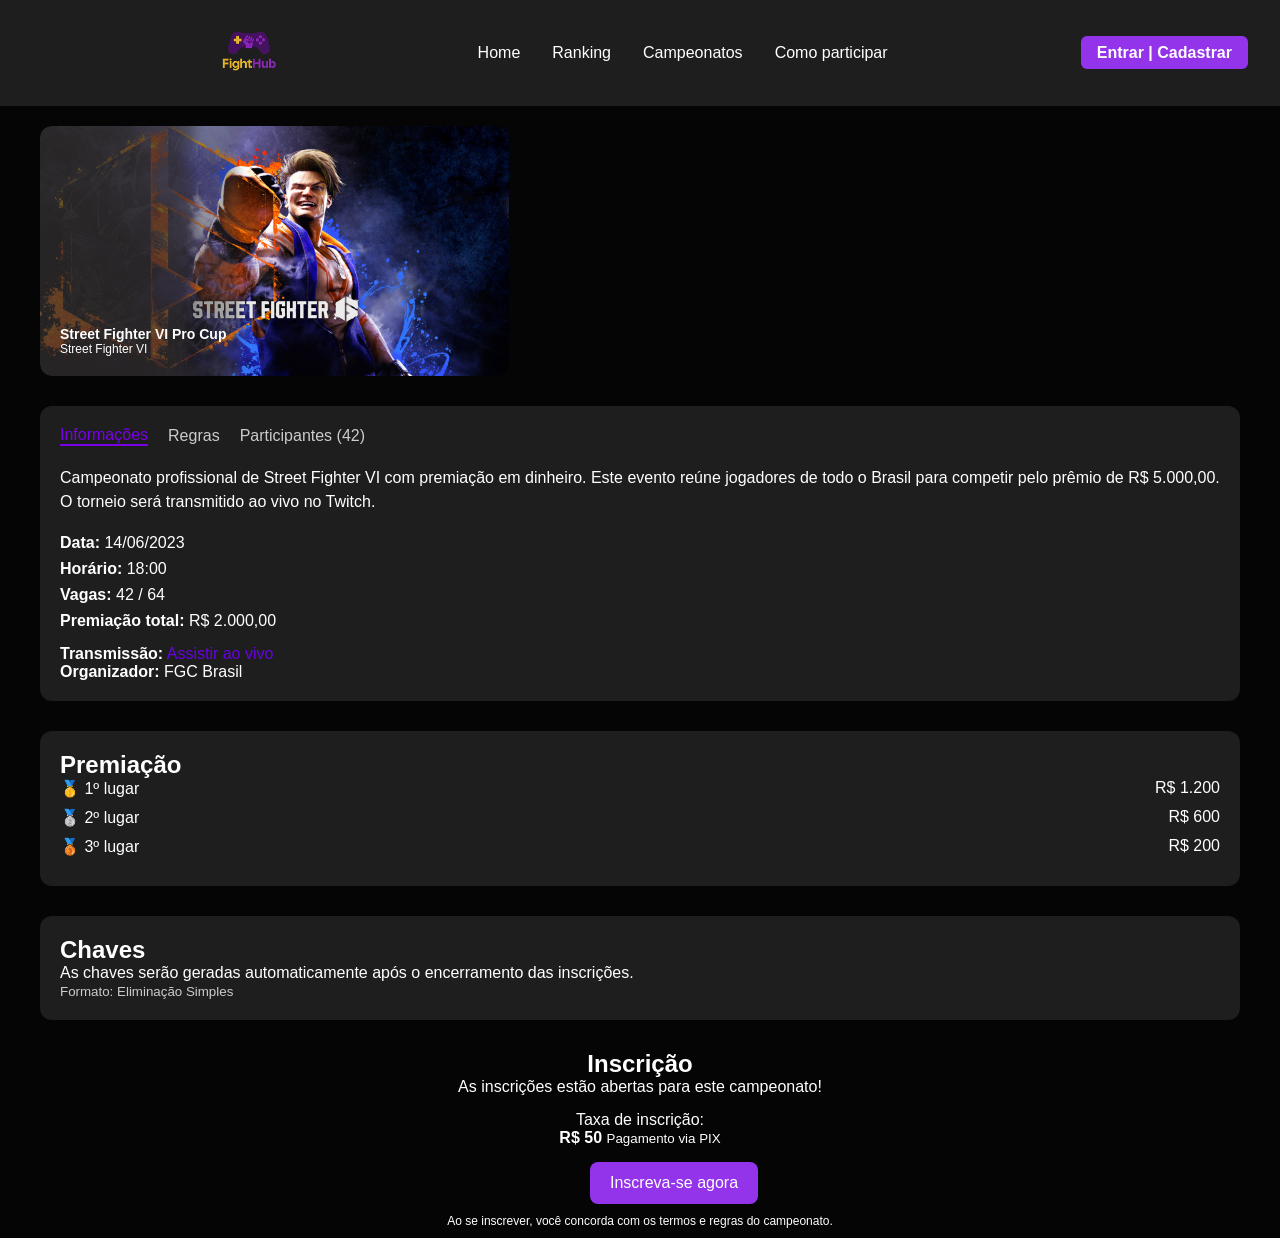
<file: Detalhes.html>
<!DOCTYPE html>
<html lang="pt-BR">
  <head>
    <meta charset="UTF-8" />
    <meta name="viewport" content="width=device-width, initial-scale=1.0" />
    <title>Fighthub</title>
    <link rel="stylesheet" href="css/style.css" />
    <!-- Google tag (gtag.js) -->
    <script async src="https://www.googletagmanager.com/gtag/js?id=G-Z4XRMEP89T"></script>
    <script>
      window.dataLayer = window.dataLayer || [];
      function gtag() {
        dataLayer.push(arguments);
      }
      gtag('js', new Date());
      gtag('config', 'G-Z4XRMEP89T');
    </script>
  </head>
  <body>
    <header class="navbar">
      <nav class="nav-container">
        <div class="logo">
          <a href="index.html">
            <img
              src="img/ChatGPT Image 23 de jun. de 2025, 14_20_48 1.png"
              alt="Logo do site"
            />
          </a>
        </div>

        <ul class="menu">
          <li><a href="index.html">Home</a></li>
          <li><a href="#">Ranking</a></li>
          <li><a href="Campeonatos.html">Campeonatos</a></li>
          <li><a href="Login.html">Como participar</a></li>
        </ul>

        <div class="auth">
          <a href="login.html" class="btn-auth">Entrar | Cadastrar</a>
        </div>

        <!-- Ícone do menu hambúrguer -->
        <div class="menu-toggle" id="menu-toggle">
          ☰
        </div>
      </nav>

      <!-- Menu Mobile -->
      <ul class="mobile-menu" id="mobile-menu">
        <li><a href="index.html">Início</a></li>
        <li><a href="#">Jogos</a></li>
        <li><a href="#">Ranking</a></li>
        <li><a href="#">Contato</a></li>
        <li><a href="login.html">Entrar / Cadastrar</a></li>
      </ul>
    </header>

    <!-- Banner -->
    <section class="banner">
      <img src="img/Street-Fighter-6-PS5-Wallpapers-011.jpg" alt="Banner do Torneio" class="imagem-banner" />
      <div class="texto-banner">
        <h1>Street Fighter VI Pro Cup</h1>
        <p>Street Fighter VI</p>
      </div>
    </section>

    <!-- Informações -->
    <section class="informacoes">
      <div class="abas">
        <button class="ativo">Informações</button>
        <button>Regras</button>
        <button>Participantes (42)</button>
      </div>
      <p class="descricao">
        Campeonato profissional de Street Fighter VI com premiação em dinheiro. Este evento reúne jogadores de todo o Brasil para competir pelo prêmio de R$ 5.000,00. O torneio será transmitido ao vivo no Twitch.
      </p>
      <ul class="detalhes">
        <li><strong>Data:</strong> 14/06/2023</li>
        <li><strong>Horário:</strong> 18:00</li>
        <li><strong>Vagas:</strong> 42 / 64</li>
        <li><strong>Premiação total:</strong> R$ 2.000,00</li>
      </ul>
      <p><strong>Transmissão:</strong> <a href="#">Assistir ao vivo</a></p>
      <p><strong>Organizador:</strong> FGC Brasil</p>
    </section>

    <!-- Premiação -->
    <section class="premiacao">
      <h2>Premiação</h2>
      <ul>
        <li><span>🥇 1º lugar</span> <span>R$ 1.200</span></li>
        <li><span>🥈 2º lugar</span> <span>R$ 600</span></li>
        <li><span>🥉 3º lugar</span> <span>R$ 200</span></li>
      </ul>
    </section>

    <!-- Chaves -->
    <section class="chaves">
      <h2>Chaves</h2>
      <p>As chaves serão geradas automaticamente após o encerramento das inscrições.</p>
      <small>Formato: Eliminação Simples</small>
    </section>

    <!-- Inscrição -->
    <section class="inscricao">
      <h2>Inscrição</h2>
      <p>As inscrições estão abertas para este campeonato!</p>
      <div class="taxa">
        <p>Taxa de inscrição:</p>
        <strong>R$ 50</strong>
        <small>Pagamento via PIX</small>
      </div>
      <button class="botao-inscricao">Inscreva-se agora</button>
      <p class="termos">Ao se inscrever, você concorda com os termos e regras do campeonato.</p>
    </section>

    <script>
      const toggleBtn = document.getElementById("menu-toggle");
      const mobileMenu = document.getElementById("mobile-menu");

      toggleBtn.addEventListener("click", () => {
        mobileMenu.classList.toggle("show");
      });
    </script>
  </body>
</html>
</file>
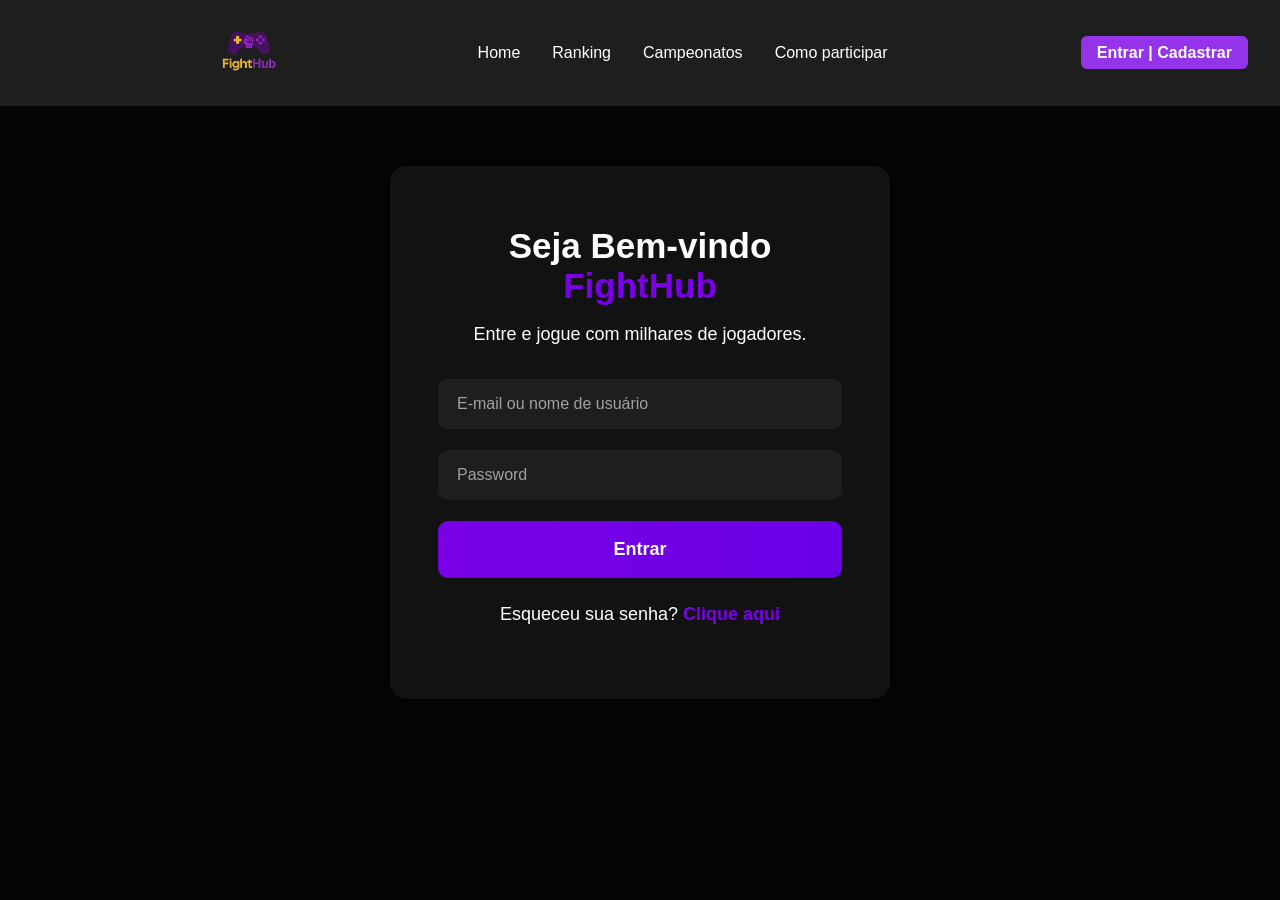
<file: Entrar.html>
<!DOCTYPE html>
<html lang="pt-BR">
  <head>
    <meta charset="UTF-8" />
    <meta name="viewport" content="width=device-width, initial-scale=1.0" />
    <title>Fighthub</title>
    <link rel="stylesheet" href="css/style.css" />
    <!-- Google tag (gtag.js) -->
    <script async src="https://www.googletagmanager.com/gtag/js?id=G-Z4XRMEP89T"></script>
    <script>
      window.dataLayer = window.dataLayer || [];
      function gtag() {
        dataLayer.push(arguments);
      }
      gtag('js', new Date());
      gtag('config', 'G-Z4XRMEP89T');
    </script>
  </head>
  <body>
    <header class="navbar">
      <nav class="nav-container">
        <div class="logo">
          <a href="index.html">
            <img
              src="img/ChatGPT Image 23 de jun. de 2025, 14_20_48 1.png"
              alt="Logo do site"
            />
          </a>
        </div>

        <ul class="menu">
          <li><a href="index.html">Home</a></li>
          <li><a href="#">Ranking</a></li>
          <li><a href="Campeonatos.html">Campeonatos</a></li>
          <li><a href="Login.html">Como participar</a></li>
        </ul>

        <div class="auth">
          <a href="Login.html" class="btn-auth">Entrar | Cadastrar</a>
        </div>

        <!-- Ícone do menu hambúrguer -->
        <div class="menu-toggle" id="menu-toggle">
          ☰
        </div>
      </nav>

      <!-- Menu Mobile -->
      <ul class="mobile-menu" id="mobile-menu">
        <li><a href="index.html">Início</a></li>
        <li><a href="#">Jogos</a></li>
        <li><a href="#">Ranking</a></li>
        <li><a href="#">Contato</a></li>
        <li><a href="login.html">Entrar / Cadastrar</a></li>
      </ul>
    </header>

    <div class="login">
      <div class="login-box">
        <h2>Seja Bem-vindo <span class="highlight">FightHub</span></h2>
        <p>Entre e jogue com milhares de jogadores.</p>

        <form>
          <input type="text" placeholder="E-mail ou nome de usuário" required />
          <input type="password" placeholder="Password" required />
          <button type="submit" class="btn-login">Entrar</button>
        </form>

        <p class="account-msg">
          Esqueceu sua senha? <a href="Senha.html">Clique aqui</a>
        </p>
      </div>
    </div>

    <script>
      const toggleBtn = document.getElementById("menu-toggle");
      const mobileMenu = document.getElementById("mobile-menu");

      toggleBtn.addEventListener("click", () => {
        mobileMenu.classList.toggle("show");
      });
    </script>
  </body>
</html>
</file>
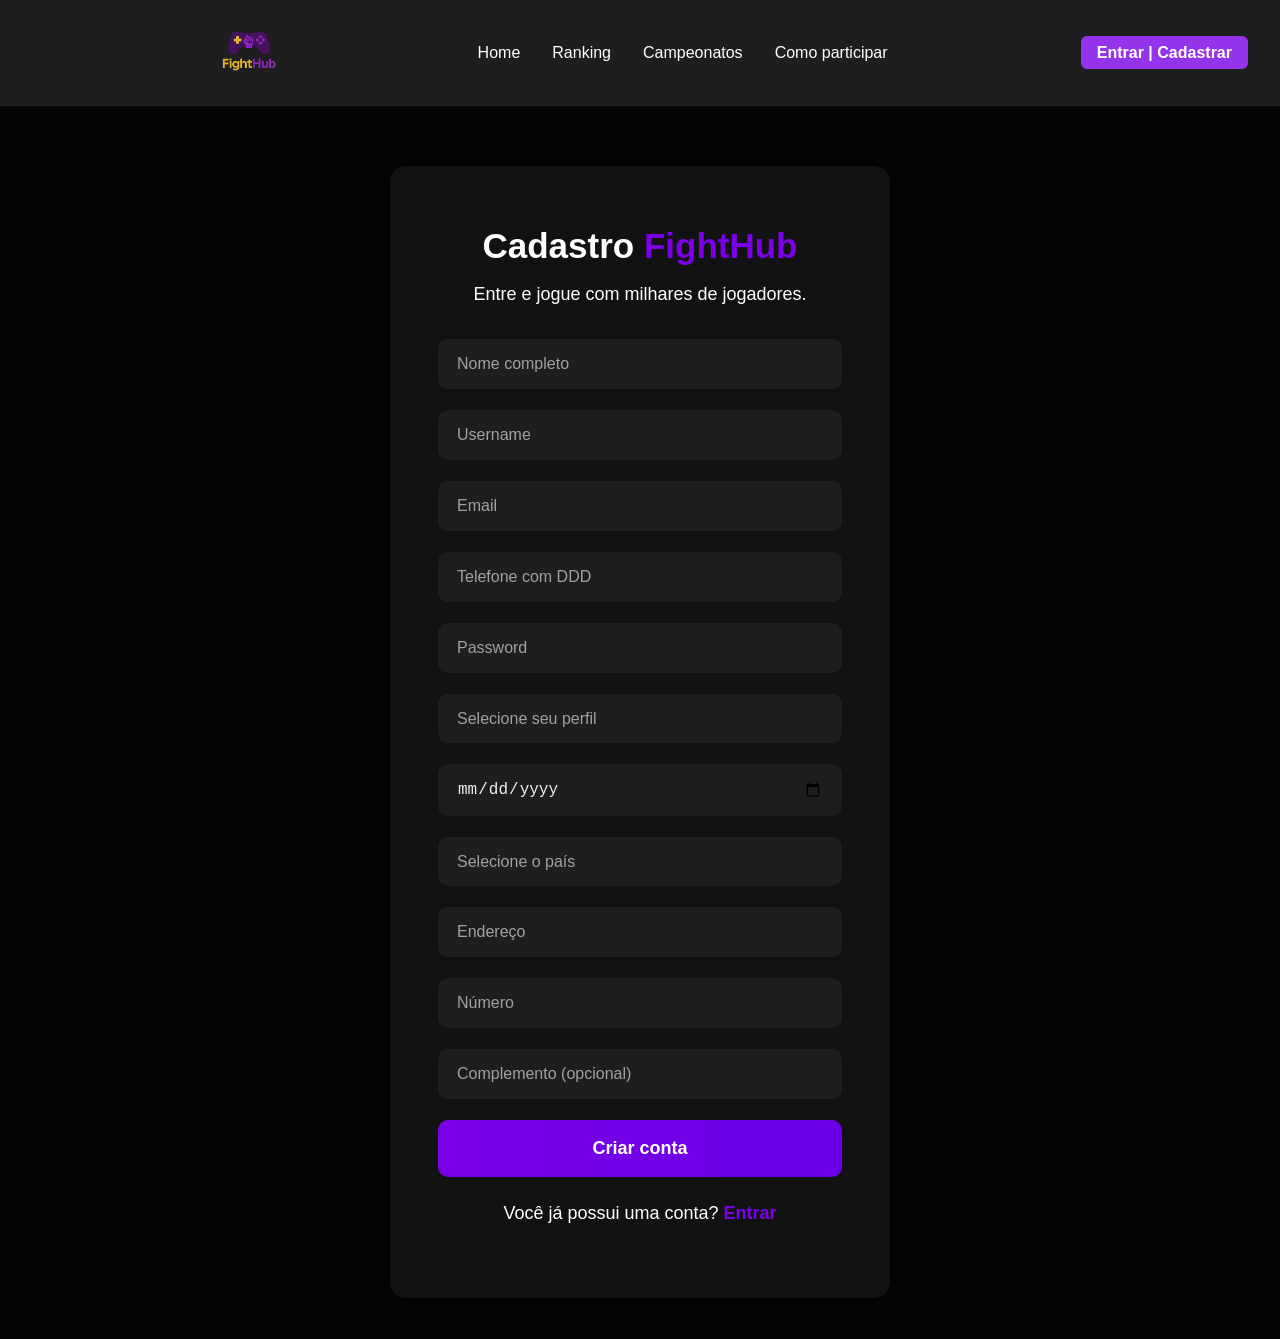
<file: Login.html>
<!DOCTYPE html>
<html lang="pt-BR">
  <head>
    <meta charset="UTF-8" />
    <meta name="viewport" content="width=device-width, initial-scale=1.0" />
    <title>Fighthub</title>
    <link rel="stylesheet" href="css/style.css" />

    <!-- Google tag (gtag.js) -->
    <script async src="https://www.googletagmanager.com/gtag/js?id=G-Z4XRMEP89T"></script>
    <script>
      window.dataLayer = window.dataLayer || [];
      function gtag() {
        dataLayer.push(arguments);
      }
      gtag("js", new Date());
      gtag("config", "G-Z4XRMEP89T");
    </script>
  </head>
  <body>
    <header class="navbar">
      <nav class="nav-container">
        <div class="logo">
          <a href="index.html">
            <img
              src="img/ChatGPT Image 23 de jun. de 2025, 14_20_48 1.png"
              alt="Logo do site"
            />
          </a>
        </div>

        <ul class="menu">
          <li><a href="index.html">Home</a></li>
          <li><a href="#">Ranking</a></li>
          <li><a href="Campeonatos.html">Campeonatos</a></li>
          <li><a href="Login.html">Como participar</a></li>
        </ul>

        <div class="auth">
          <a href="login.html" class="btn-auth">Entrar | Cadastrar</a>
        </div>

        <!-- Ícone do menu hambúrguer -->
        <div class="menu-toggle" id="menu-toggle">☰</div>
      </nav>

      <!-- Menu Mobile -->
      <ul class="mobile-menu" id="mobile-menu">
        <li><a href="index.html">Início</a></li>
        <li><a href="#">Jogos</a></li>
        <li><a href="#">Ranking</a></li>
        <li><a href="#">Contato</a></li>
        <li><a href="login.html">Entrar / Cadastrar</a></li>
      </ul>
    </header>

    <div class="login">
      <div class="login-box">
        <h2>Cadastro <span class="highlight">FightHub</span></h2>
        <p>Entre e jogue com milhares de jogadores.</p>

        <form>
          <input type="text" placeholder="Nome completo" required />
          <input type="text" placeholder="Username" required />

          <input type="email" placeholder="Email" required />
          <input type="tel" placeholder="Telefone com DDD" required />

          <input type="password" placeholder="Password" required />

          <select id="perfil" required>
            <option value="">Selecione seu perfil</option>
            <option value="jogador">Jogador</option>
            <option value="equipe">Equipe</option>
            <option value="organizador">Organizador</option>
          </select>

          <div id="documentos" style="display: none;">
            <input type="text" id="cpf" placeholder="CPF" />
            <input type="text" id="cnpj" placeholder="CNPJ" />
          </div>

          <input type="date" id="nascimento" required />

          <div id="responsavel-fields" style="display: none;">
            <input type="text" placeholder="Nome do responsável" />
            <input type="text" placeholder="CPF do responsável" />
          </div>

          <select required>
            <option value="">Selecione o país</option>
            <option value="BR">Brasil</option>
            <option value="US">Estados Unidos</option>
            <option value="PT">Portugal</option>
            <option value="AR">Argentina</option>
            <option value="FR">França</option>
          </select>

          <input type="text" placeholder="Endereço" required />
          <input type="text" placeholder="Número" required />
          <input type="text" placeholder="Complemento (opcional)" />

          <button type="submit" class="btn-login">Criar conta</button>
        </form>

        <p class="account-msg">
          Você já possui uma conta? <a href="Entrar.html">Entrar</a>
        </p>
      </div>
    </div>

    <!-- Script para toggle do menu mobile -->
    <script>
      const toggleBtn = document.getElementById("menu-toggle");
      const mobileMenu = document.getElementById("mobile-menu");

      toggleBtn.addEventListener("click", () => {
        mobileMenu.classList.toggle("show");
      });
    </script>

    <!-- Script para exibir campos conforme perfil/idade -->
    <script>
      document.addEventListener("DOMContentLoaded", function () {
        const perfilSelect = document.getElementById("perfil");
        const nascimentoInput = document.getElementById("nascimento");

        const documentosDiv = document.getElementById("documentos");
        const cpfInput = document.getElementById("cpf");
        const cnpjInput = document.getElementById("cnpj");
        const responsavelDiv = document.getElementById("responsavel-fields");

        function calcularIdade(dataNasc) {
          const hoje = new Date();
          const nascimento = new Date(dataNasc);
          let idade = hoje.getFullYear() - nascimento.getFullYear();
          const m = hoje.getMonth() - nascimento.getMonth();
          if (m < 0 || (m === 0 && hoje.getDate() < nascimento.getDate())) {
            idade--;
          }
          return idade;
        }

        function atualizarCampos() {
          const perfil = perfilSelect.value;
          const idade = nascimentoInput.value
            ? calcularIdade(nascimentoInput.value)
            : null;

          documentosDiv.style.display = "none";
          cpfInput.style.display = "none";
          cnpjInput.style.display = "none";
          responsavelDiv.style.display = "none";

          if (perfil === "jogador") {
            documentosDiv.style.display = "block";
            cpfInput.style.display = "block";

            if (idade !== null && idade < 18) {
              responsavelDiv.style.display = "block";
            }
          } else if (perfil === "equipe" || perfil === "organizador") {
            documentosDiv.style.display = "block";
            cpfInput.style.display = "block";
            cnpjInput.style.display = "block";
            responsavelDiv.style.display = "block";
          }
        }

        perfilSelect.addEventListener("change", atualizarCampos);
        nascimentoInput.addEventListener("change", atualizarCampos);
      });
    </script>
  </body>
</html>
</file>
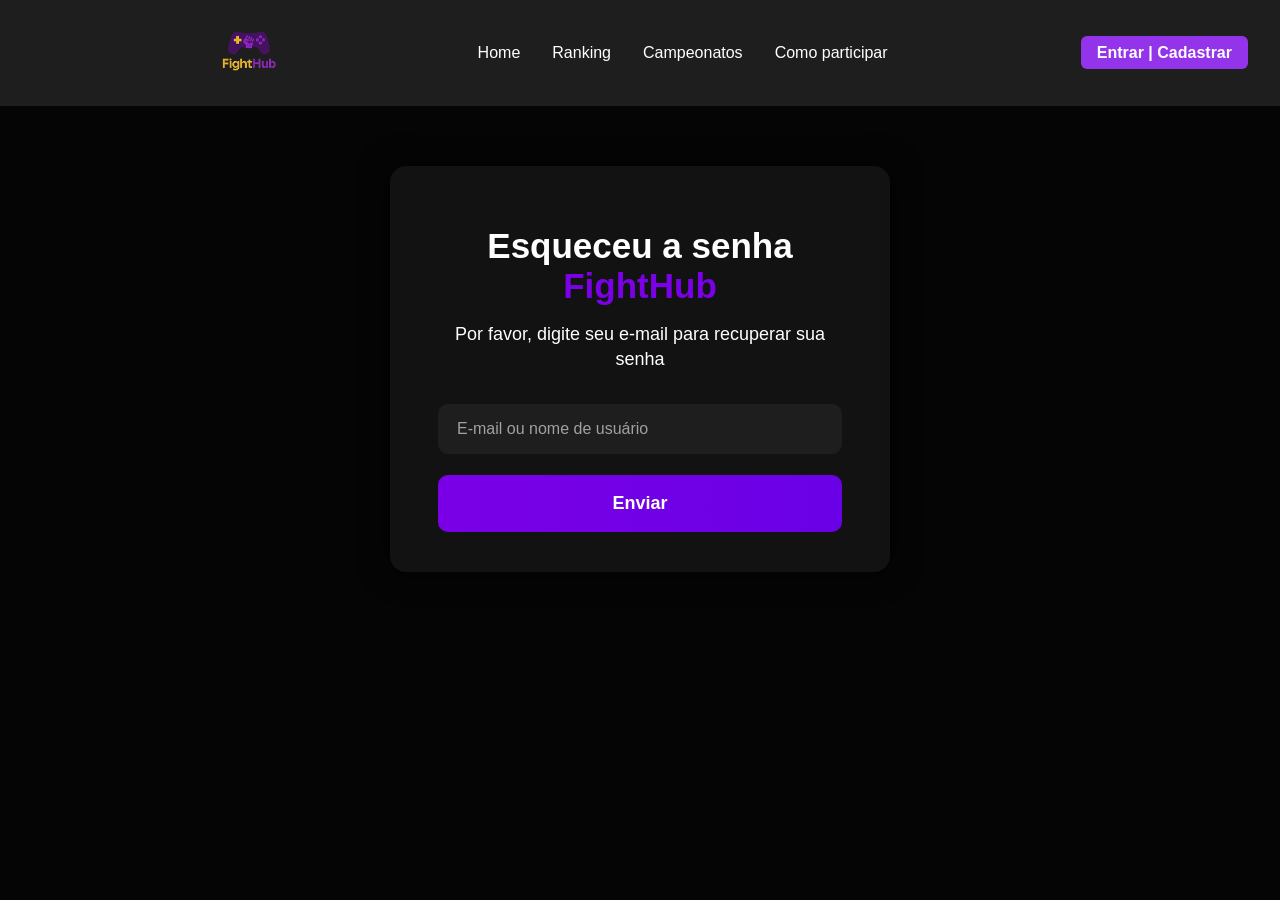
<file: Senha.html>
<!DOCTYPE html>
<html lang="pt-BR">
  <head>
    <meta charset="UTF-8" />
    <meta name="viewport" content="width=device-width, initial-scale=1.0" />
    <title>Fighthub</title>
    <link rel="stylesheet" href="css/style.css" />

    <!-- Google tag (gtag.js) -->
    <script async src="https://www.googletagmanager.com/gtag/js?id=G-Z4XRMEP89T"></script>
    <script>
      window.dataLayer = window.dataLayer || [];
      function gtag() {
        dataLayer.push(arguments);
      }
      gtag("js", new Date());
      gtag("config", "G-Z4XRMEP89T");
    </script>
  </head>
  <body>
    <header class="navbar">
      <nav class="nav-container">
        <div class="logo">
          <a href="index.html">
            <img
              src="img/ChatGPT Image 23 de jun. de 2025, 14_20_48 1.png"
              alt="Logo do site"
            />
          </a>
        </div>

        <ul class="menu">
          <li><a href="index.html">Home</a></li>
          <li><a href="#">Ranking</a></li>
          <li><a href="Campeonatos.html">Campeonatos</a></li>
          <li><a href="Login.html">Como participar</a></li>
        </ul>

        <div class="auth">
          <a href="login.html" class="btn-auth">Entrar | Cadastrar</a>
        </div>

        <!-- Ícone do menu hambúrguer -->
        <div class="menu-toggle" id="menu-toggle">☰</div>
      </nav>

      <!-- Menu Mobile -->
      <ul class="mobile-menu" id="mobile-menu">
        <li><a href="index.html">Início</a></li>
        <li><a href="#">Jogos</a></li>
        <li><a href="#">Ranking</a></li>
        <li><a href="#">Contato</a></li>
        <li><a href="login.html">Entrar / Cadastrar</a></li>
      </ul>
    </header>

    <div class="login">
      <div class="login-box">
        <h2>Esqueceu a senha <span class="highlight">FightHub</span></h2>
        <p>Por favor, digite seu e-mail para recuperar sua senha</p>

        <form id="form-recuperar">
          <input
            type="text"
            id="email-usuario"
            placeholder="E-mail ou nome de usuário"
            required
          />
          <button type="submit" class="btn-login">Enviar</button>
        </form>
      </div>
    </div>

    <script>
      const toggleBtn = document.getElementById("menu-toggle");
      const mobileMenu = document.getElementById("mobile-menu");

      toggleBtn.addEventListener("click", () => {
        mobileMenu.classList.toggle("show");
      });
    </script>
  </body>
</html>
</file>
<file: css/style.css>
* {
  margin: 0;
  padding: 0;
  box-sizing: border-box;
  max-width: 1440px;
  
}

.page-wrapper {
  
  width: 100%;
  max-width: 1440px;
  margin: 0 auto;
  overflow-x: hidden;
  position: relative;

  }
body {
  font-family: "Segoe UI", sans-serif;
  background: #050505;
  color: #111;
}

.navbar {
  background-color: #1e1e1e;
  padding: 16px 32px;
}

.nav-container {
  display: flex;
  align-items: center;
  justify-content: space-between;
  margin-left: 15%;
  
}

.logo img {
  height: 70px;
}

.menu {
  list-style: none;
  display: flex;
  gap: 32px; /* 2rem = 32px */
}

.menu li a {
  text-decoration: none;
  color: white;
  font-weight: 500;
}

.auth .btn-auth {
  padding: 8px 16px; /* 0.5rem=8px, 1rem=16px */
  background-color: #9333ea;
  color: white;
  text-decoration: none;
  border-radius: 6px;
  font-weight: bold;
}

.menu-toggle {
  display: none;
  font-size: 28px;
  color: white;
  cursor: pointer;
}

/* Menu mobile escondido por padrão */
.mobile-menu {
  display: none;
  flex-direction: column;
  background-color: #1e1e1e;
  padding: 16px;
  list-style: none;
}

.mobile-menu li {
  margin: 8px 0;
}

.mobile-menu a {
  color: white;
  text-decoration: none;
  font-size: 18px;
}



.hero {
  width: 1440px;
  height: 800px;
  position: relative;
  display: flex;
  align-items: center;
  justify-content: flex-start;
  padding: 32px 64px; /* 2rem=32px, 4rem=64px */
  overflow: hidden;
}

.hero-img {
  position: absolute;
  top: 0;
  left: 0;
  height: 100%;
  width: 100%;
  object-fit: cover;
  z-index: -1;
  opacity: 0.9;
}

.hero-content {
  max-width: 600px;
  color: white;
}

.hero-content h1 {
  font-size: 48px; /* 3rem * 16 = 48px */
  line-height: 1.2;
  padding: 2px;
}

.highlight {
  color: white;
}

.hero-content p {
  font-size: 19px; /* 1.2rem * 16 = 19.2px */
  margin-bottom: 32px; /* 2rem = 32px */
  padding: 4px;
}

.hero-content .btn {
  background-color: #9333ea;
  color: #fff;
  padding: 11px 40px; /* 0.7rem=11.2px ~11, 2.5rem=40px */
  text-decoration: none;
  font-weight: bold;
  border-radius: 5px;
}

.carousel-section {
  text-align: center;
  padding: 32px; /* 2rem = 32px */
}

.carousel img {
  width: 150px;
  margin: 0 10px;
  border-radius: 16px;
  transition: 0.3s;
}

.proximo {
  max-width: 1400px;
}
.proximo h1 {
  color: white;
  margin-left: 30px;
}

.proximo p {
  text-align: center;
  justify-content: flex-end;
  margin-left:88%;
  text-decoration: none;
  color:  #7a00e6;
}

.card {
  max-width: 1440px;
  width: 390px;
  height: 450px;
  align-items: center;
  background-color: #1e293b;
  border-radius: 10px;
  overflow: hidden;
  gap: 120px;
  justify-content: space-between;
  display: inline-block;
  margin: 15px 0 15px 30px;
  box-shadow: 0 4px 10px rgba(0, 0, 0, 0.2);
  margin-left: 43px;
}

.card:hover {
  transform: translateY(-5px);
}

.card img {
  width: 100%;
  height: 40%;
}

.imgcard {
  height: 60%;
}

.card-body {
  padding: 16px; /* 1rem=16px */
}

.card-body h3 {
  font-size: 19px; /* 1.2rem = 19.2px */
  margin-bottom: 16px;
  color: white;
}

.card-body p {
  margin: 5px 0; /* 0.3rem = 4.8px ~5 */
  color: #cbd5e1;
}

.card-footer {
  display: flex;
  justify-content: space-between;
  align-items: center;
  margin-top: 16px;
}

.card-footer .inscricao {
  color: #22c55e;
}

.btn-inscricao {
  padding: 8px 16px;
  background-color: #6a00e6;
  border: none;
  border-radius: 5px;
  color: #fff;
  cursor: pointer;
  text-decoration: none;
}

.card-footer button:hover {
  background-color: #5a00e6;
}

/* TAGS */
.tags {
  display: flex;
  gap: 8px; /* 0.5rem = 8px */
  padding: 16px; /* 1rem = 16px */
}

.tag {
  font-size: 12px; /* 0.75rem = 12px */
  padding: 5px 10px; /* 0.3rem=5px, 0.6rem=10px */
  border-radius: 5px;
  font-weight: bold;
}

.tag.aberto {
  background-color: #22c55e;
  color: #000;
}

.tag.individual {
  background-color: #9333ea;
}

.tag.pago {
  background-color: #f97316;
}

.tag.gratuito {
  background-color: #10b981;
}

.tag.equipe {
  background-color: #3b82f6;
}

.tag.fechado {
  background-color: #f63b48;
}

.small-games-grid {
  display: grid;
  grid-template-columns: repeat(3, 1fr);
  gap: 16px; /* 1rem=16px */
}

.small-games-grid img {
  width: 100%;
  border-radius: 10px;
}

.cta {
  color: white;
  padding: 20px;
  display: flex;
  justify-content: space-between;
  align-items: center;
  max-width: 1440px;
}

.cta-content h2 {
  margin-left: 20px;
}

.cta-content p {
  margin-left: 20px;
}
.cta-images {
  display: grid;
  grid-template-columns: repeat(2, 1fr);
  gap: 16px; /* 1rem=16px */
  max-width: 600px;
  margin-right: 25px;
}

.cta-images img {
  width: 100%;
  height: 200px;
  object-fit: cover;
  border-radius: 10px;
}

footer {
  background-color: #002244;
  color: white;
  text-align: center;
  padding: 32px 16px; /* 2rem 1rem */
}

.social-icons img {
  width: 30px;
  margin: 0 10px;
}

.footer {
  background-color: #0f172a;
  color: #cbd5e1;
  padding: 32px 16px 16px; /* 2rem 1rem 1rem */
  font-size: 14px; /* 0.9rem */
}

.footer-container {
  display: flex;
  flex-wrap: wrap;
  justify-content: space-between;
  max-width: 1200px;
  margin: 0 auto;
  gap: 32px; /* 2rem */
}

.footer-logo img {
  height: 40px;
  margin-bottom: 16px;
}

.footer-logo p {
  max-width: 250px;
}

.footer-links h4,
.footer-social h4 {
  color: #fff;
  margin-bottom: 8px; /* 0.5rem */
}

.footer-links ul {
  list-style: none;
  padding: 0;
}

.footer-links li {
  margin-bottom: 8px; /* 0.5rem */
}

.footer-links a {
  color: #cbd5e1;
  text-decoration: none;
}

.footer-links a:hover {
  text-decoration: underline;
}

.social-icons {
  display: flex;
  gap: 16px; /* 1rem */
  margin-top: 8px; /* 0.5rem */
}

.social-icons img {
  width: 24px;
  height: 24px;
  filter: brightness(0) invert(1);
  transition: transform 0.2s;
}

.social-icons img:hover {
  transform: scale(1.2);
}

.footer-bottom {
  text-align: center;
  border-top: 1px solid #334155;
  padding-top: 16px;
  margin-top: 24px;
  color: #94a3b8;
  font-size: 13px; /* 0.8rem */
}

/* Pagina de pesquisa */

.filtros {
  display: flex;
  gap: 10px;
  margin-bottom: 32px; /* 2rem */
  flex-wrap: wrap;
  padding-top: 36px;
  width: 1200px;
  margin-left: 5%;
}

.filtros input,
.filtros select,
.filtros button {
  padding: 11px; /* 0.7rem */
  border: none;
  border-radius: 5px;
}

.filtros input {
  flex: 1;
}

.filtros button {
  background-color: #7a00e6;
  color: #fff;
  cursor: pointer;
}

.filtros button:hover {
  background-color: #6a00e6;
}

.filtros select {
  background-color: #1e293b;
  color: #fff;
  border: 1px solid #334155;
  border-radius: 6px;
  padding: 12px; /* 0.75rem */
  min-width: 150px;
  font-size: 14px; /* 0.9rem */
}

.filtros select:focus {
  outline: none;
  border-color: #9333ea;
  border-radius: 5px;
}

/* campeonatos */

.campeonato-ao-vivo {
  background-color: #111827;
  border: 2px solid #9333ea;
  border-radius: 10px;
  padding: 32px; /* 2rem */
  margin-top: 48px; /* 3rem */
  color: #fff;
}

.live-banner {
  position: relative;
  margin-bottom: 24px; /* 1.5rem */
}

.live-banner img {
  width: 100%;
  border-radius: 10px;
  object-fit: cover;
  height: auto;
}

.live-label {
  position: absolute;
  top: 15px;
  left: 15px;
  background-color: #22c55e;
  color: #000;
  font-weight: bold;
  padding: 8px 16px;
  border-radius: 5px;
  font-size: 14px; /* 0.9rem */
}

.live-details h2 {
  font-size: 28px; /* 1.8rem */
  margin-bottom: 16px;
}

.descricao {
  color: #e5e7eb;
  margin-bottom: 32px;
  font-size: 16px; /* 1rem */
  line-height: 1.5;
}

.info-grid {
  display: flex;
  flex-wrap: wrap;
  gap: 32px;
  margin-bottom: 32px;
}

.info-box {
  flex: 1 1 250px;
  background-color: #1f2937;
  padding: 16px;
  border-radius: 8px;
}

.info-box h4 {
  margin-bottom: 8px;
  font-size: 16px;
  color: #fbbf24;
}

.info-box ul {
  list-style: disc;
  padding-left: 19px; /* 1.2rem */
  color: #d1d5db;
}

.live-actions {
  display: flex;
  gap: 16px;
}

.live-actions button {
  padding: 13px 24px; /* 0.8rem 1.5rem */
  border: none;
  border-radius: 8px;
  font-weight: bold;
  font-size: 16px;
  cursor: pointer;
  transition: background 0.3s;
}

.live-actions button:first-child {
  background-color: #7a00e6;
  color: #fff;
}

.live-actions button.secundario {
  background-color: #4b5563;
  color: #fff;
}

.live-actions button:first-child:hover {
  background-color: #6a00e6;
  color: #fff;
}

/* seleção de jogos */

.selecao-jogos {
  background-color: #1e293b;
  padding: 32px;
  border-radius: 10px;
  margin-top: 32px;
  color: #fff;
  max-width: 1440px;
  width: 100%;
}

.jogos-header {
  display: flex;
  justify-content: space-between;
  align-items: center;
  margin-bottom: 24px;
}

.jogos-header h2 {
  font-size: 24px;
}

.ver-todos {
  text-decoration: none;
  color: #60a5fa;
  font-weight: bold;
  font-size: 15px;
}

.jogos-grid {
  display: grid;
  grid-template-columns: repeat(4, 1fr);
  gap: 24px;
}

.jogo-card {
  border-radius: 8px;
  overflow: hidden;
  padding: 16px;
  cursor: pointer;
  display: flex;
  flex-direction: column;
  align-items: center;
  text-align: center;
  transition: transform 0.2s, border 0.2s;
  height: 100%;
  border: 2px solid transparent;
}

.jogo-card:hover {
  transform: translateY(-5px);
  border-color: #9333ea;
}

.jogo-card img {
  width: 100%;
  object-fit: fill;
  border-radius: 5px;
  margin-bottom: 12px;
}

/*login*/

.login {
  display: flex;
  justify-content: center;
  align-items: center;
  margin-top: 60px; /* Mantido conforme solicitado */
}

.login-box {
  background-color: #121212;
  border-radius: 16px;
  box-shadow: 0 0 30px rgba(0, 0, 0, 0.7);
  max-width: 500px;
  padding: 40px 48px; /* 2.5rem 3rem convertido para px */
  margin-bottom: 40px;
}

.login-box h2 {
  font-size: 35px; /* 2.2rem convertido para px */
  margin-bottom: 16px;
  margin-top: 20px;
  color: white;
  text-align: center;
  font-weight: 700;
}

.login-box .highlight {
  color: #7a00e6;
}

.login-box p {
  font-size: 18px; /* 1.1rem */
  margin-bottom: 32px;
  color: #fff;
  text-align: center;
  line-height: 1.4;
}

.login-box input,
.login-box select {
  width: 100%;
  padding: 16px 19px;
  margin-bottom: 21px;
  border: none;
  border-radius: 10px;
  background-color: #1e1e1e;
  color: #f1f1f1;
  font-size: 16px; /* 1rem */
  appearance: none;
  transition: background-color 0.2s ease;
}

.login-box input::placeholder,
.login-box select {
  color: #a1a1a1;
}

.login-box input:focus,
.login-box select:focus {
  outline: 2px solid #7a00e6;
  background-color: #2a2a2a;
}

.login-box input[type="checkbox"] {
  width: 12px;
  height: 12px;
  cursor: pointer;
  accent-color: #7a00e6;
  margin: 0;
}

.checkbox-label {
  display: flex;
  align-items: center;
  gap: 20px;
  color: #f1f1f1;
  cursor: pointer;
  user-select: none;
}

.checkbox-label p {
  font-size: 12px;
  text-align: center;
  margin-top: 10px;
}

.btn-login {
  width: 100%;
  padding: 18px;
  border: none;
  border-radius: 10px;
  background: linear-gradient(90deg, #7a00e6, #6a00e6);
  color: #fff;
  font-weight: 700;
  font-size: 18px;
  cursor: pointer;
  transition: background 0.3s;
}

.btn-login:hover {
  background: #8713ec;
}

.account-msg {
  margin-top: 24px;
  font-size: 16px;
  text-align: center;
  color: #ccc;
}

.account-msg a {
  color: #7a00e6;
  text-decoration: none;
  font-weight: 600;
}

.account-msg a:hover {
  text-decoration: underline;
}

#documentos,
#responsavel-fields {
  display: none;
}

/* Banner da página de detalhes */

.banner,
.informacoes,
.premiacao,
.chaves,
.detalhes-inscricao {
  max-width: 1200px;
  margin: 0 auto;
}
.banner {
  padding-top: 20px;
  position: relative;
  overflow: hidden;
  border-radius: 12px;
  margin-bottom: 30px;
  max-width: 1200px;
  align-items: center;
}

.imagem-banner {
  width: 100%;
  height: 600px;
  display: block;
  border-radius: 12px;
}

.texto-banner {
  position: absolute;
  bottom: 20px;
  left: 20px;
  color: #fff;

}

.texto-banner h1 {
  font-size: 20px;
  color: #fff;
}

.texto-banner p {
  color: #fff;
  font-size: 12px;
}

/* Área de informações do torneio */
.informacoes {
  background-color: #1e1e1e;
  padding: 20px;
  border-radius: 12px;
  margin-bottom: 30px;
  color: #fff;
}

.abas {
  display: flex;
  gap: 20px;
  margin-bottom: 20px;
}

.abas button {
  background: none;
  border: none;
  color: #ccc;
  cursor: pointer;
  font-size: 16px;
}

.abas .ativo {
  border-bottom: 2px solid #7a00e6;
  color: #7a00e6;
}

.descricao {
  margin-bottom: 20px;
  color: #fff;
}

.detalhes {
  list-style: none;
  margin-bottom: 15px;
  color: #fff;
}

.detalhes li {
  margin-bottom: 8px;
}

/* Link de transmissão */
.informacoes a {
  color: #6a00e6;
  text-decoration: none;
}

/* Seção de premiação */
.premiacao {
  background-color: #1e1e1e;
  padding: 20px;
  border-radius: 12px;
  margin-bottom: 30px;
  color: #fff;
}

.premiacao p {
  color: #fff;
}

.premiacao ul {
  list-style: none;
}

.premiacao li {
  display: flex;
  justify-content: space-between;
  margin-bottom: 10px;
}

/* Seção das chaves */
.chaves {
  background-color: #1e1e1e;
  padding: 20px;
  border-radius: 12px;
  margin-bottom: 30px;
  color: #fff;
}

.chaves small {
  color: #ccc;
}

/* Seção de inscrição */
.detalhes-inscricao {
  background-color: #1e1e1e;
  padding: 20px;
  border-radius: 12px;
  color: #fff;
}

.inscricao h2 {
  color: white;
  text-align: center;
}

.inscricao p {
  color: white;
  text-align: center;
}
.detalhes-inscricao p {
  color: #fff;
}

.taxa {
  margin: 15px 0;
  color: white;
  text-align: center;
}

.botao-inscricao {
  background-color: #9333ea;
  color: #fff;
  border: none;
  padding: 12px 20px;
  font-size: 16px;
  border-radius: 8px;
  cursor: pointer;
  transition: background 0.3s;
  margin-left: 590px;
}

.botao-inscricao:hover {
  background-color: #7a00e6;
}

.termos {
  font-size: 12px;
  color: #ccc;
  margin-top: 10px;
  padding-bottom: 10px;
}



/* =============== RESPONSIVO =============== */

@media (max-width: 768px) {
  html, body {
    overflow-x: hidden;
  }

}

@media (max-width: 720px) {
  .nav-container {
    margin-left: 5%;
  }

  .hero {
    flex-direction:row;
    max-width: 710px;
    max-height: 250px;
    text-align: center;
    
  }

  .hero-content {
    object-fit: fill
  }

  .hero-content h1 {
    font-size: 36px;
  }

  .hero-content p {
    font-size: 18px;
  }

  .carousel img {
    width: 120px;
  }

  .card {
    width: 80%;
    margin: 20px auto;
  }

  .filtros {
    width: 90%;
    margin: 0 auto 32px;
  }

  .jogos-grid {
    grid-template-columns: repeat(2, 1fr);
    justify-content: center;
  }

  .jogo-card {
    width: 150px;
    height: 250px;
  }

  .cta {
    flex-direction: column;
    align-items: flex-start;
    gap: 24px;
    padding: 24px;
  }

  .cta-images {
    grid-template-columns: 1fr;
    width: 100%;
    margin: 0;
  }

  .footer-container {
    flex-direction: column;
    align-items: center;
  }

  .botao-inscricao {
    margin-left: 0;
    display: block;
    margin: 0 auto;
  }
}

@media (max-width: 768px) {
  .menu {
    flex-direction: column;
    gap: 16px;
    align-items: center;
  }

  .hero {
    padding: 16px;
  }

  .hero-content h1 {
    font-size: 28px;
  }

  .hero-content p {
    font-size: 16px;
  }

  .carousel img {
    width: 100px;
  }
  .proximo {
    max-width: 750px;
    display: flex;
    flex-direction: row;
    align-items: center;
    gap:80px
    
  }
  .proximo p{ 
    font-size: 12px;
    padding-left: 60px;
    padding-bottom: 5px;
    color: #7a00e6;
    
  }

  .proximo h1 {
    font-size: 20px;
  }
  .card {
    width: 90%;
    margin: 16px auto;
    margin-left: 25px;
  }
  

  .small-games-grid {
    grid-template-columns: repeat(2, 1fr);
  }

  .cta-content h2 {
    font-size: 24px;
  }
  .cta-content p {
    padding-left: 4px;
    font-size: 12px;
    align-items: center;

  }

  .jogos-grid {
    grid-template-columns: 1fr;
  }

  .jogo-card {
    width: 250px;
    height: 250px;
    margin: 0 auto;
  }

  .imagem-banner {
    
    height: 250px;
    width: auto;
    
  }

  .login-box {
    padding: 20px;
    width: 90%;
  }

  .filtros {
    flex-direction: column;
    width: 90%;
  }

  .botao-inscricao {
    margin-left: auto;
    margin-right: auto;
  }
}

@media (max-width: 480px) {
  .hero {
    padding: px;
  }
 
  .hero img {
    width: 430px;
    
  }
  .hero-content h1 {
    font-size: 14px;
  }

  .hero-content p {
    font-size: 10px;
  }

  .card-body h3 {
    font-size: 10px;
  }

  .footer-links,
  .footer-social {
    width: 100%;
    text-align: center;
  }

  .footer-logo {
    text-align: center;
  }

  .jogo-card {
    width: 250px;
    height: 250px;
    margin: 0 auto;
  }

  .jogos-grid {
    grid-template-columns: 1fr;
  }

  .cta-images img {
    height: 150px;
  }

  .imagem-banner {
    height: 100px;
  }

  .live-details h2 {
    font-size: 22px;
  }

  .descricao {
    font-size: 14px;
  }
}

.live-banner {
  padding: 2px;
}

.live { 
  padding-left: 10px;
}


/* Estilos responsivos */
@media (max-width: 768px) {
  .menu,
  .auth {
    display: none;
  }

  .menu-toggle {
    display: block;
  }

  .mobile-menu.show {
    display: flex;
  }

  .nav-container {
    justify-content: space-between;
  }
}


/* Estilos responsivos */
@media (max-width: 480px) {
  .menu,
  .auth {
    display: none;
  }

  .menu-toggle {
    display: block;
  }

  .mobile-menu.show {
    display: flex;
  }

  .nav-container {
    justify-content: space-between;
  }
}

.imagem-banner {
    
    height: 250px;
    width: auto;
    
  }


.texto-banner {
  display: flex;
  flex-direction: column;
  gap: auto; /* Adiciona espaçamento entre os elementos internos */
}

.texto-banner h1 {
  font-size: 14px;
  color: #fff;
}

.texto-banner p {
  font-size: 12px;
  color: #fff;
}

.hero-content .btn {
  background-color: #9333ea;
  color: #fff;
  padding: 8px 16px;
}




.carousel-section {
  display:flex;
  flex-direction: column;
  
  
}

.carousel img {
  width:70px;
}

.proximo {
  display: flex;
  align-items: center; /* alinha verticalmente */
  padding-left: 25px;
  width: 120px;
}

.proximo h1 {
  font-size: 12px;
  margin: 0;
}

.proximo p {
  font-size: 10px;
  margin-left: 40px;
}

.jogo-card {
  width: 250px;
  height: 250px;
  margin: 0 auto; 
  padding-right: 20px;
  display: flex;
  align-items: center; 
  justify-content: center; 
}
</file>
